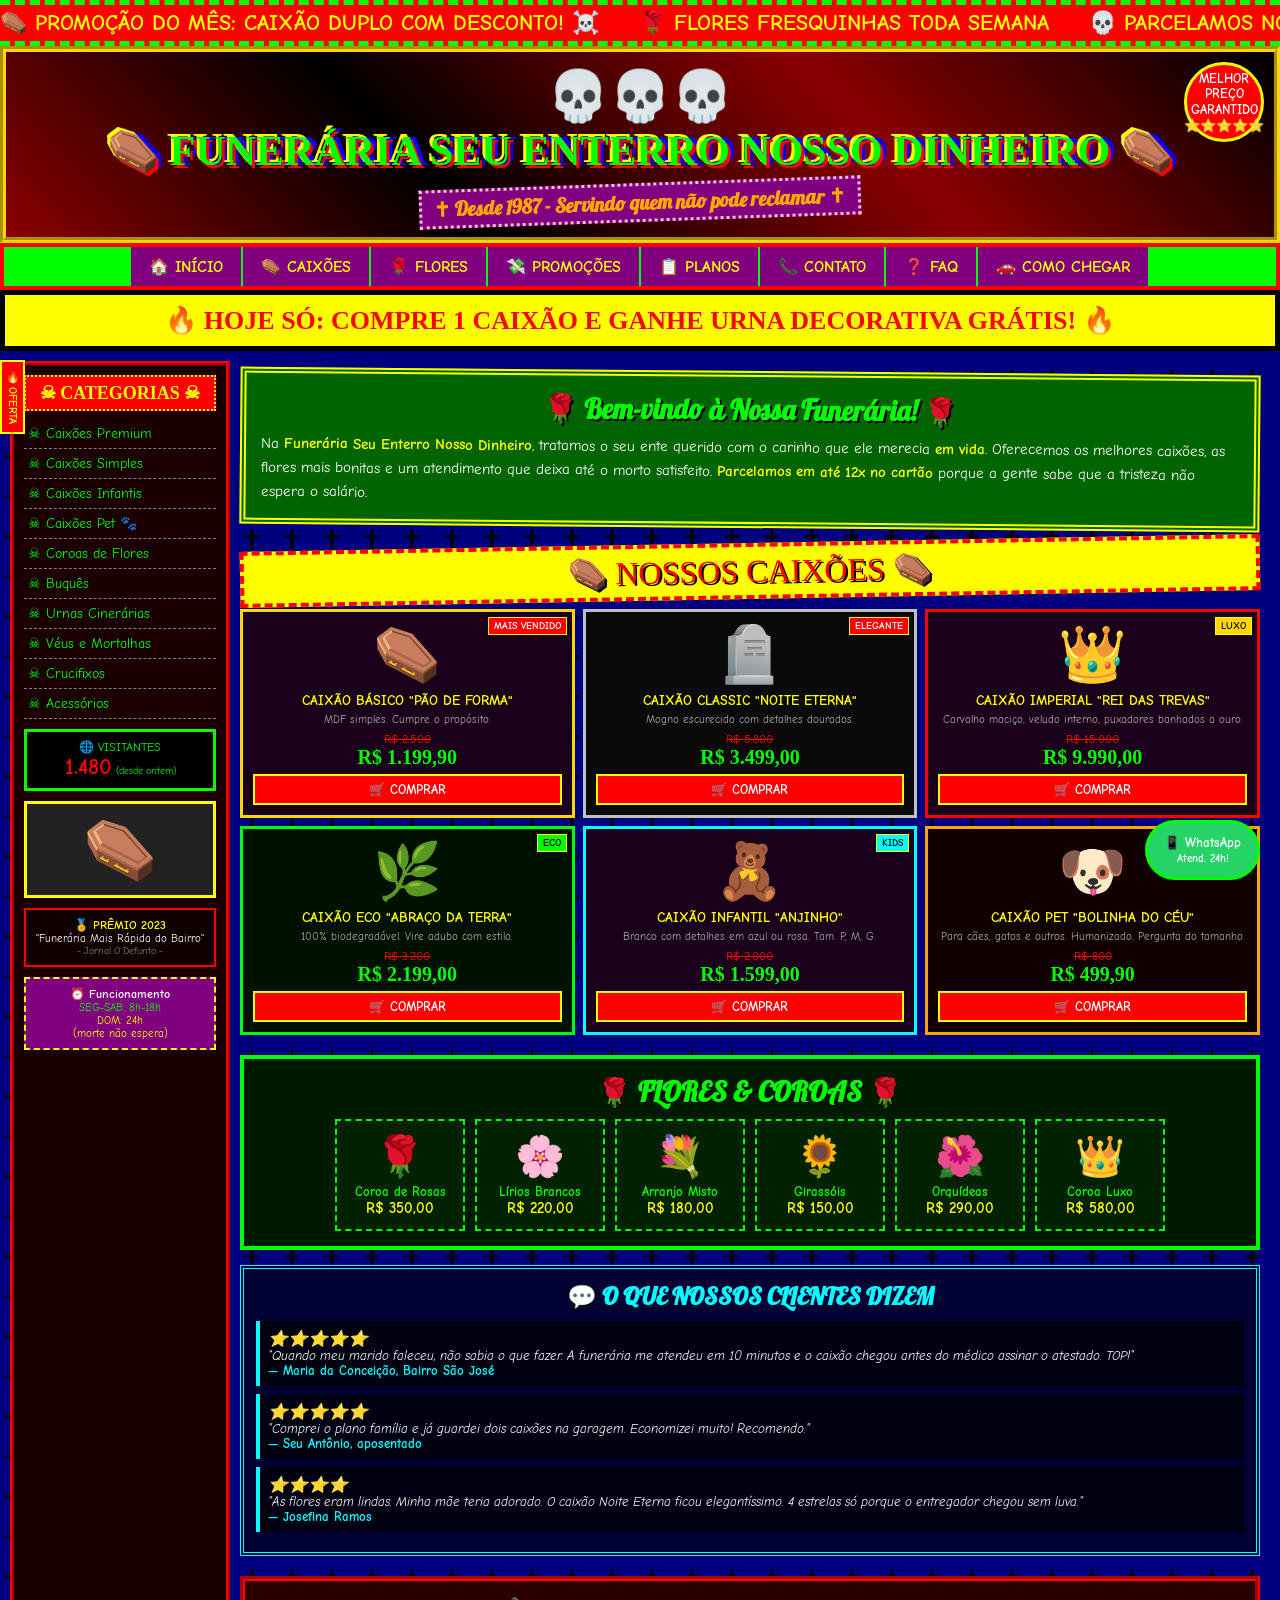
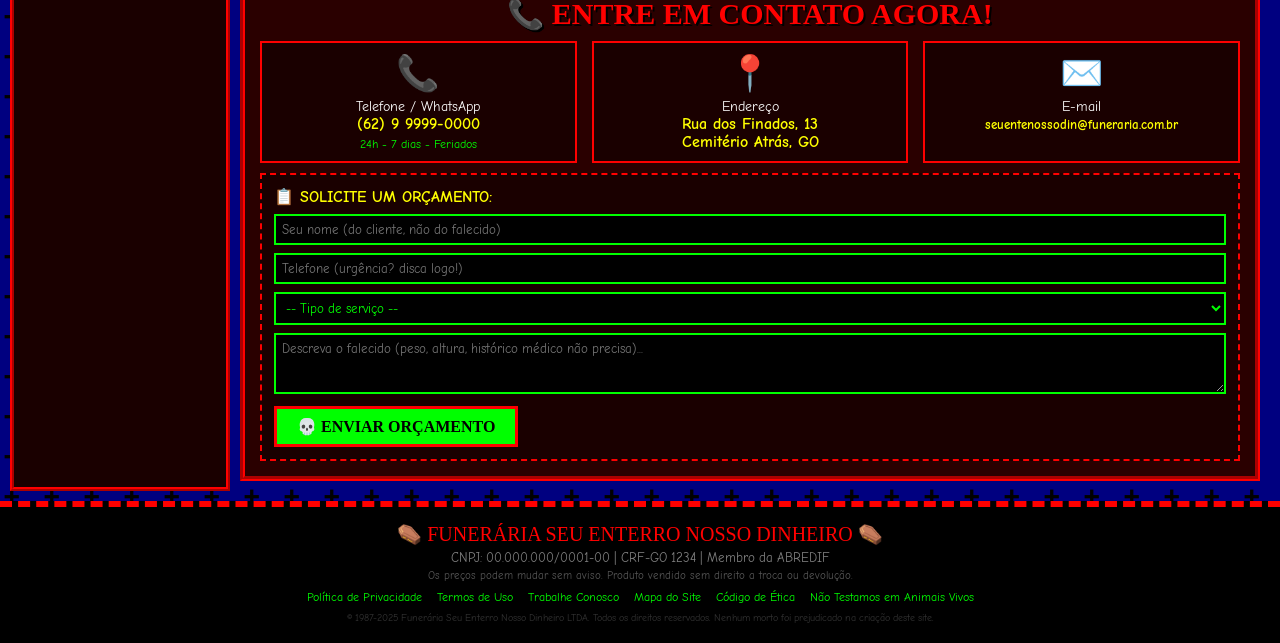
<file: index.html>
<!DOCTYPE html>
<html lang="pt-BR">
<head>
  <meta charset="UTF-8">
  <meta name="viewport" content="width=device-width, initial-scale=1.0">
  <title>FUNERÁRIA SEU ENTERRO NOSSO DINHEIRO - DESDE 1987</title>
  <style>
    @import url('https://fonts.googleapis.com/css2?family=Comic+Neue:wght@400;700&family=Lobster&family=Permanent+Marker&display=swap');

    * { margin: 0; padding: 0; box-sizing: border-box; }

    body {
      background-color: #000080;
      background-image: url("data:image/svg+xml,%3Csvg width='40' height='40' xmlns='http://www.w3.org/2000/svg'%3E%3Ctext y='30' font-size='28'%3E✝%3C/text%3E%3C/svg%3E");
      font-family: 'Comic Neue', cursive;
      color: yellow;
      cursor: url("data:image/svg+xml,%3Csvg xmlns='http://www.w3.org/2000/svg' width='32' height='32'%3E%3Ctext y='28' font-size='28'%3E💀%3C/text%3E%3C/svg%3E"), auto;
    }

    /* MARQUEE TOP */
    .marquee-top {
      background: red;
      color: yellow;
      font-size: 22px;
      font-weight: bold;
      padding: 5px 0;
      border-bottom: 5px dashed lime;
      border-top: 5px dashed lime;
      white-space: nowrap;
      overflow: hidden;
    }
    .marquee-top span {
      display: inline-block;
      animation: marquee 12s linear infinite;
    }
    @keyframes marquee {
      from { transform: translateX(100vw); }
      to { transform: translateX(-100%); }
    }

    /* HEADER */
    header {
      background: linear-gradient(45deg, #8B0000, #000, #8B0000, #000);
      text-align: center;
      padding: 15px;
      border: 6px groove gold;
      position: relative;
    }
    .header-skull {
      font-size: 50px;
      animation: shake 0.5s infinite;
    }
    @keyframes shake {
      0%,100% { transform: rotate(-5deg); }
      50% { transform: rotate(5deg); }
    }
    header h1 {
      font-family: 'Permanent Marker', cursive;
      font-size: 42px;
      color: lime;
      text-shadow: 3px 3px red, -3px -3px yellow, 6px 0px blue;
      animation: colorCycle 1s infinite;
    }
    @keyframes colorCycle {
      0% { color: lime; }
      25% { color: yellow; }
      50% { color: red; }
      75% { color: cyan; }
      100% { color: lime; }
    }
    header h2 {
      font-family: 'Lobster', cursive;
      font-size: 20px;
      color: orange;
      text-decoration: blink;
      border: 3px dotted pink;
      display: inline-block;
      padding: 4px 12px;
      background: purple;
      transform: rotate(-2deg);
      margin-top: 8px;
    }
    .header-badge {
      position: absolute;
      top: 10px;
      right: 10px;
      background: red;
      color: white;
      font-size: 13px;
      font-weight: bold;
      padding: 8px;
      border-radius: 50%;
      border: 3px solid yellow;
      animation: spin 3s linear infinite;
      width: 80px;
      height: 80px;
      display: flex;
      align-items: center;
      justify-content: center;
      text-align: center;
      line-height: 1.2;
    }
    @keyframes spin {
      from { transform: rotate(0deg); }
      to { transform: rotate(360deg); }
    }

    /* NAV */
    nav {
      background: lime;
      display: flex;
      flex-wrap: wrap;
      justify-content: center;
      gap: 0;
      border: 4px solid red;
    }
    nav a {
      background: purple;
      color: yellow;
      text-decoration: none;
      font-size: 16px;
      font-weight: bold;
      padding: 10px 18px;
      border-right: 2px solid lime;
      transition: all 0.1s;
      font-family: 'Comic Neue', cursive;
    }
    nav a:hover {
      background: red;
      color: white;
      font-size: 18px;
    }

    /* PROMO BANNER */
    .promo-banner {
      background: yellow;
      color: red;
      text-align: center;
      font-size: 26px;
      font-weight: 900;
      font-family: 'Permanent Marker', cursive;
      padding: 10px;
      border: 5px solid black;
      animation: blink 0.8s step-end infinite;
    }
    @keyframes blink {
      50% { opacity: 0; }
    }

    /* MAIN LAYOUT */
    .main-container {
      display: flex;
      flex-wrap: wrap;
      gap: 0;
      padding: 10px;
    }

    /* SIDEBAR */
    .sidebar {
      width: 220px;
      background: #1a0000;
      border: 4px ridge red;
      padding: 10px;
      min-height: 600px;
    }
    .sidebar h3 {
      background: red;
      color: yellow;
      text-align: center;
      font-size: 18px;
      padding: 5px;
      margin-bottom: 8px;
      font-family: 'Permanent Marker', cursive;
      border: 2px dotted yellow;
    }
    .sidebar ul {
      list-style: none;
    }
    .sidebar ul li {
      padding: 6px 4px;
      border-bottom: 1px dashed gray;
      color: lime;
      font-size: 14px;
      cursor: pointer;
    }
    .sidebar ul li:hover { color: red; }
    .sidebar ul li::before { content: "☠ "; }

    .counter-box {
      background: black;
      border: 3px solid lime;
      padding: 8px;
      margin-top: 10px;
      text-align: center;
      font-size: 12px;
      color: lime;
    }
    .counter-box span {
      display: block;
      font-size: 22px;
      font-weight: bold;
      color: red;
      animation: colorCycle 1s infinite;
    }

    .sidebar-img {
      width: 100%;
      margin-top: 10px;
      border: 3px solid yellow;
      font-size: 60px;
      text-align: center;
      background: #222;
      padding: 10px 0;
    }

    /* CONTENT */
    .content {
      flex: 1;
      min-width: 0;
      padding: 10px;
    }

    .welcome-box {
      background: darkgreen;
      border: 6px double yellow;
      padding: 15px;
      margin-bottom: 15px;
      transform: rotate(0.5deg);
    }
    .welcome-box h2 {
      font-family: 'Lobster', cursive;
      font-size: 28px;
      color: lime;
      text-align: center;
      text-shadow: 2px 2px black;
    }
    .welcome-box p {
      color: white;
      font-size: 15px;
      margin-top: 8px;
      line-height: 1.6;
    }
    .welcome-box p strong { color: yellow; }

    /* PRODUTOS */
    .produtos-titulo {
      font-family: 'Permanent Marker', cursive;
      font-size: 32px;
      color: red;
      text-align: center;
      text-shadow: 2px 2px black;
      margin: 10px 0;
      background: yellow;
      padding: 5px;
      border: 4px dashed red;
      transform: rotate(-1deg);
    }

    .produtos-grid {
      display: grid;
      grid-template-columns: repeat(3, 1fr);
      gap: 8px;
    }

    .produto-card {
      background: #1a001a;
      border: 3px solid;
      padding: 10px;
      text-align: center;
      position: relative;
      cursor: pointer;
      transition: transform 0.2s;
    }
    .produto-card:hover {
      transform: scale(1.05) rotate(2deg);
      z-index: 10;
    }
    .produto-card:nth-child(1) { border-color: gold; }
    .produto-card:nth-child(2) { border-color: silver; background: #0a0a0a; }
    .produto-card:nth-child(3) { border-color: red; }
    .produto-card:nth-child(4) { border-color: lime; background: #001100; }
    .produto-card:nth-child(5) { border-color: cyan; }
    .produto-card:nth-child(6) { border-color: orange; background: #110000; }

    .produto-emoji {
      font-size: 55px;
      display: block;
      margin-bottom: 5px;
    }
    .produto-nome {
      font-family: 'Comic Neue', cursive;
      font-size: 14px;
      font-weight: 700;
      color: yellow;
      margin-bottom: 4px;
    }
    .produto-desc {
      font-size: 11px;
      color: #aaa;
      margin-bottom: 6px;
    }
    .produto-preco {
      font-size: 20px;
      font-weight: bold;
      color: lime;
      font-family: 'Permanent Marker', cursive;
    }
    .produto-preco-old {
      font-size: 12px;
      color: red;
      text-decoration: line-through;
    }
    .produto-badge {
      position: absolute;
      top: 5px;
      right: 5px;
      background: red;
      color: white;
      font-size: 10px;
      padding: 2px 5px;
      font-weight: bold;
      border: 1px solid yellow;
    }
    .btn-comprar {
      background: red;
      color: white;
      border: 2px solid yellow;
      font-family: 'Comic Neue', cursive;
      font-weight: bold;
      font-size: 13px;
      padding: 6px 12px;
      cursor: pointer;
      width: 100%;
      margin-top: 5px;
    }
    .btn-comprar:hover {
      background: yellow;
      color: black;
    }

    /* FLORES */
    .flores-section {
      margin-top: 20px;
      background: #001a00;
      border: 4px solid lime;
      padding: 15px;
    }
    .flores-section h2 {
      font-family: 'Lobster', cursive;
      color: lime;
      font-size: 28px;
      text-align: center;
      margin-bottom: 10px;
      text-shadow: 1px 1px black;
    }
    .flores-grid {
      display: flex;
      flex-wrap: wrap;
      gap: 10px;
      justify-content: center;
    }
    .flor-item {
      background: #002200;
      border: 2px dashed lime;
      padding: 12px;
      text-align: center;
      width: 130px;
      cursor: pointer;
    }
    .flor-item:hover { background: #004400; border-color: yellow; }
    .flor-emoji { font-size: 40px; }
    .flor-nome { color: lime; font-size: 13px; font-weight: bold; margin-top: 4px; }
    .flor-preco { color: yellow; font-size: 15px; font-weight: bold; }

    /* CONTATO */
    .contato-section {
      margin-top: 20px;
      background: #2a0000;
      border: 5px groove red;
      padding: 15px;
    }
    .contato-section h2 {
      font-family: 'Permanent Marker', cursive;
      font-size: 30px;
      color: red;
      text-align: center;
      text-shadow: 2px 2px black;
      animation: colorCycle 2s infinite;
    }
    .contato-grid {
      display: flex;
      flex-wrap: wrap;
      gap: 15px;
      margin-top: 10px;
    }
    .contato-box {
      flex: 1;
      min-width: 200px;
      background: #1a0000;
      border: 2px solid red;
      padding: 10px;
      text-align: center;
    }
    .contato-box .icon { font-size: 35px; }
    .contato-box p { color: white; font-size: 14px; margin-top: 4px; }
    .contato-box strong { color: yellow; font-size: 16px; }

    .form-contato {
      background: #1a0000;
      border: 2px dashed red;
      padding: 12px;
      margin-top: 10px;
    }
    .form-contato h3 {
      color: yellow;
      font-family: 'Comic Neue', cursive;
      margin-bottom: 8px;
      font-size: 16px;
    }
    .form-contato input,
    .form-contato textarea,
    .form-contato select {
      width: 100%;
      margin-bottom: 8px;
      padding: 6px;
      background: black;
      color: lime;
      border: 2px solid lime;
      font-family: 'Comic Neue', cursive;
      font-size: 13px;
    }
    .form-contato button {
      background: lime;
      color: black;
      border: none;
      font-weight: bold;
      font-size: 16px;
      padding: 8px 20px;
      cursor: pointer;
      font-family: 'Permanent Marker', cursive;
      border: 3px solid red;
    }
    .form-contato button:hover { background: red; color: white; }

    /* DEPOIMENTOS */
    .depoimentos {
      margin-top: 15px;
      background: #000033;
      border: 4px double cyan;
      padding: 12px;
    }
    .depoimentos h2 {
      font-family: 'Lobster', cursive;
      color: cyan;
      font-size: 24px;
      text-align: center;
      margin-bottom: 10px;
    }
    .dep-item {
      background: #000011;
      border-left: 4px solid cyan;
      padding: 8px;
      margin-bottom: 8px;
      color: white;
      font-size: 13px;
      font-style: italic;
    }
    .dep-autor { color: cyan; font-weight: bold; font-style: normal; }
    .dep-stars { color: gold; font-size: 16px; }

    /* FOOTER */
    footer {
      background: black;
      border-top: 6px dashed red;
      padding: 15px;
      text-align: center;
    }
    footer p {
      color: gray;
      font-size: 13px;
      margin-bottom: 4px;
    }
    footer .footer-big {
      font-family: 'Permanent Marker', cursive;
      color: red;
      font-size: 20px;
    }
    .footer-links {
      display: flex;
      justify-content: center;
      gap: 15px;
      flex-wrap: wrap;
      margin-top: 8px;
    }
    .footer-links a {
      color: lime;
      font-size: 12px;
      text-decoration: none;
    }
    .footer-links a:hover { color: red; text-decoration: underline; }

    /* FLOATING */
    .floating-whats {
      position: fixed;
      bottom: 20px;
      right: 20px;
      background: #25D366;
      color: white;
      font-size: 13px;
      font-weight: bold;
      padding: 12px 16px;
      border-radius: 50px;
      border: 3px solid lime;
      cursor: pointer;
      animation: pulse 1s infinite;
      z-index: 999;
      font-family: 'Comic Neue', cursive;
      text-align: center;
    }
    @keyframes pulse {
      0%,100% { transform: scale(1); }
      50% { transform: scale(1.1); }
    }

    .floating-promo {
      position: fixed;
      top: 40%;
      left: 0;
      background: red;
      color: yellow;
      font-size: 11px;
      font-weight: bold;
      padding: 8px 4px;
      writing-mode: vertical-rl;
      cursor: pointer;
      z-index: 999;
      border: 2px solid yellow;
      font-family: 'Comic Neue', cursive;
    }

    /* POPUP */
    .popup-overlay {
      display: none;
      position: fixed;
      inset: 0;
      background: rgba(0,0,0,0.8);
      z-index: 9999;
      align-items: center;
      justify-content: center;
    }
    .popup-overlay.active { display: flex; }
    .popup-box {
      background: #1a0000;
      border: 6px solid red;
      padding: 25px;
      max-width: 400px;
      text-align: center;
      position: relative;
      animation: popIn 0.3s ease;
    }
    @keyframes popIn {
      from { transform: scale(0.3); opacity: 0; }
      to { transform: scale(1); opacity: 1; }
    }
    .popup-box h2 {
      font-family: 'Permanent Marker', cursive;
      color: lime;
      font-size: 26px;
      margin-bottom: 10px;
    }
    .popup-box p { color: white; font-size: 15px; margin-bottom: 15px; }
    .popup-close {
      position: absolute;
      top: 5px; right: 10px;
      color: red; font-size: 24px;
      cursor: pointer; font-weight: bold;
    }
    .popup-btn {
      background: lime;
      color: black;
      border: 3px solid yellow;
      font-family: 'Permanent Marker', cursive;
      font-size: 18px;
      padding: 10px 25px;
      cursor: pointer;
    }
    .popup-btn:hover { background: red; color: white; }

    /* VISITOR COUNTER */
    #visitor-count { display: inline; }

    /* RESPONSIVO HORRIVEL */
    @media (max-width: 600px) {
      .produtos-grid { grid-template-columns: repeat(2, 1fr); }
      header h1 { font-size: 26px; }
      .header-badge { display: none; }
      .sidebar { width: 100%; min-height: auto; }
    }
  </style>
</head>
<body>

<!-- MARQUEE -->
<div class="marquee-top">
  <span>⚰️ PROMOÇÃO DO MÊS: CAIXÃO DUPLO COM DESCONTO! ☠️ &nbsp;&nbsp;&nbsp; 🌹 FLORES FRESQUINHAS TODA SEMANA &nbsp;&nbsp;&nbsp; 💀 PARCELAMOS NO CARTÃO EM ATÉ 12X SEM JUROS! ⚰️ &nbsp;&nbsp;&nbsp; 📞 ATENDIMENTO 24H (O CLIENTE TAMBÉM) &nbsp;&nbsp;&nbsp;</span>
</div>

<!-- HEADER -->
<header>
  <div class="header-skull">💀💀💀</div>
  <h1>⚰️ FUNERÁRIA SEU ENTERRO NOSSO DINHEIRO ⚰️</h1>
  <h2>✝ Desde 1987 - Servindo quem não pode reclamar ✝</h2>
  <div class="header-badge">MELHOR PREÇO<br>GARANTIDO<br>⭐⭐⭐⭐⭐</div>
</header>

<!-- NAV -->
<nav>
  <a href="#">🏠 INÍCIO</a>
  <a href="#">⚰️ CAIXÕES</a>
  <a href="#">🌹 FLORES</a>
  <a href="#">💸 PROMOÇÕES</a>
  <a href="#">📋 PLANOS</a>
  <a href="#">📞 CONTATO</a>
  <a href="#">❓ FAQ</a>
  <a href="#">🚗 COMO CHEGAR</a>
</nav>

<!-- PROMO BANNER -->
<div class="promo-banner">🔥 HOJE SÓ: COMPRE 1 CAIXÃO E GANHE URNA DECORATIVA GRÁTIS! 🔥</div>

<!-- MAIN -->
<div class="main-container">

  <!-- SIDEBAR -->
  <aside class="sidebar">
    <h3>☠ CATEGORIAS ☠</h3>
    <ul>
      <li>Caixões Premium</li>
      <li>Caixões Simples</li>
      <li>Caixões Infantis</li>
      <li>Caixões Pet 🐾</li>
      <li>Coroas de Flores</li>
      <li>Buquês</li>
      <li>Urnas Cinerárias</li>
      <li>Véus e Mortalhas</li>
      <li>Crucifixos</li>
      <li>Acessórios</li>
    </ul>

    <div class="counter-box">
      🌐 VISITANTES<br>
      <span id="visitor-count">0</span>
      <small>(desde ontem)</small>
    </div>

    <div class="sidebar-img">⚰️</div>

    <div style="margin-top:10px; background:#110000; border:2px solid red; padding:8px; text-align:center;">
      <p style="color:yellow;font-size:12px;font-weight:bold;">🏅 PRÊMIO 2023</p>
      <p style="color:white;font-size:11px;">"Funerária Mais Rápida do Bairro"</p>
      <p style="color:gray;font-size:10px;">- Jornal O Defunto -</p>
    </div>

    <div style="margin-top:10px;background:purple;padding:8px;text-align:center;border:2px dashed yellow;">
      <p style="color:white;font-size:12px;font-weight:bold;">⏰ Funcionamento</p>
      <p style="color:lime;font-size:11px;">SEG-SAB: 8h-18h</p>
      <p style="color:yellow;font-size:11px;">DOM: 24h<br>(morte não espera)</p>
    </div>
  </aside>

  <!-- CONTENT -->
  <main class="content">

    <div class="welcome-box">
      <h2>🌹 Bem-vindo à Nossa Funerária! 🌹</h2>
      <p>Na <strong>Funerária Seu Enterro Nosso Dinheiro</strong>, tratamos o seu ente querido com o carinho que ele merecia <strong>em vida</strong>. Oferecemos os melhores caixões, as flores mais bonitas e um atendimento que deixa até o morto satisfeito. <strong>Parcelamos em até 12x no cartão</strong> porque a gente sabe que a tristeza não espera o salário.</p>
    </div>

    <!-- CAIXÕES -->
    <div class="produtos-titulo">⚰️ NOSSOS CAIXÕES ⚰️</div>
    <div class="produtos-grid">

      <div class="produto-card">
        <span class="produto-badge">MAIS VENDIDO</span>
        <span class="produto-emoji">⚰️</span>
        <div class="produto-nome">CAIXÃO BÁSICO "PÃO DE FORMA"</div>
        <div class="produto-desc">MDF simples. Cumpre o propósito.</div>
        <div class="produto-preco-old">R$ 2.500</div>
        <div class="produto-preco">R$ 1.199,90</div>
        <button class="btn-comprar" onclick="addToCart('Caixão Básico', 1199.90)">🛒 COMPRAR</button>
      </div>

      <div class="produto-card">
        <span class="produto-badge">ELEGANTE</span>
        <span class="produto-emoji">🪦</span>
        <div class="produto-nome">CAIXÃO CLASSIC "NOITE ETERNA"</div>
        <div class="produto-desc">Mogno escurecido com detalhes dourados.</div>
        <div class="produto-preco-old">R$ 5.800</div>
        <div class="produto-preco">R$ 3.499,00</div>
        <button class="btn-comprar" onclick="addToCart('Caixão Classic', 3499.00)">🛒 COMPRAR</button>
      </div>

      <div class="produto-card">
        <span class="produto-badge" style="background:gold;color:black;">LUXO</span>
        <span class="produto-emoji">👑</span>
        <div class="produto-nome">CAIXÃO IMPERIAL "REI DAS TREVAS"</div>
        <div class="produto-desc">Carvalho maciço, veludo interno, puxadores banhados a ouro.</div>
        <div class="produto-preco-old">R$ 15.000</div>
        <div class="produto-preco">R$ 9.990,00</div>
        <button class="btn-comprar" onclick="addToCart('Caixão Imperial', 9990.00)">🛒 COMPRAR</button>
      </div>

      <div class="produto-card">
        <span class="produto-badge" style="background:lime;color:black;">ECO</span>
        <span class="produto-emoji">🌿</span>
        <div class="produto-nome">CAIXÃO ECO "ABRAÇO DA TERRA"</div>
        <div class="produto-desc">100% biodegradável. Vire adubo com estilo.</div>
        <div class="produto-preco-old">R$ 3.200</div>
        <div class="produto-preco">R$ 2.199,00</div>
        <button class="btn-comprar" onclick="addToCart('Caixão Eco', 2199.00)">🛒 COMPRAR</button>
      </div>

      <div class="produto-card">
        <span class="produto-badge" style="background:cyan;color:black;">KIDS</span>
        <span class="produto-emoji">🧸</span>
        <div class="produto-nome">CAIXÃO INFANTIL "ANJINHO"</div>
        <div class="produto-desc">Branco com detalhes em azul ou rosa. Tam. P, M, G.</div>
        <div class="produto-preco-old">R$ 2.000</div>
        <div class="produto-preco">R$ 1.599,00</div>
        <button class="btn-comprar" onclick="addToCart('Caixão Infantil', 1599.00)">🛒 COMPRAR</button>
      </div>

      <div class="produto-card">
        <span class="produto-badge" style="background:orange;color:black;">🐾 PET</span>
        <span class="produto-emoji">🐶</span>
        <div class="produto-nome">CAIXÃO PET "BOLINHA DO CÉU"</div>
        <div class="produto-desc">Para cães, gatos e outros. Humanizado. Pergunta do tamanho.</div>
        <div class="produto-preco-old">R$ 800</div>
        <div class="produto-preco">R$ 499,90</div>
        <button class="btn-comprar" onclick="addToCart('Caixão Pet', 499.90)">🛒 COMPRAR</button>
      </div>

    </div>

    <!-- FLORES -->
    <div class="flores-section">
      <h2>🌹 FLORES & COROAS 🌹</h2>
      <div class="flores-grid">
        <div class="flor-item" onclick="addToCart('Coroa de Rosas', 350)">
          <div class="flor-emoji">🌹</div>
          <div class="flor-nome">Coroa de Rosas</div>
          <div class="flor-preco">R$ 350,00</div>
        </div>
        <div class="flor-item" onclick="addToCart('Lírios Brancos', 220)">
          <div class="flor-emoji">🌸</div>
          <div class="flor-nome">Lírios Brancos</div>
          <div class="flor-preco">R$ 220,00</div>
        </div>
        <div class="flor-item" onclick="addToCart('Arranjo Misto', 180)">
          <div class="flor-emoji">💐</div>
          <div class="flor-nome">Arranjo Misto</div>
          <div class="flor-preco">R$ 180,00</div>
        </div>
        <div class="flor-item" onclick="addToCart('Girassóis', 150)">
          <div class="flor-emoji">🌻</div>
          <div class="flor-nome">Girassóis</div>
          <div class="flor-preco">R$ 150,00</div>
        </div>
        <div class="flor-item" onclick="addToCart('Orquídeas', 290)">
          <div class="flor-emoji">🌺</div>
          <div class="flor-nome">Orquídeas</div>
          <div class="flor-preco">R$ 290,00</div>
        </div>
        <div class="flor-item" onclick="addToCart('Coroa Luxo', 580)">
          <div class="flor-emoji">👑</div>
          <div class="flor-nome">Coroa Luxo</div>
          <div class="flor-preco">R$ 580,00</div>
        </div>
      </div>
    </div>

    <!-- DEPOIMENTOS -->
    <div class="depoimentos">
      <h2>💬 O QUE NOSSOS CLIENTES DIZEM</h2>
      <div class="dep-item">
        <div class="dep-stars">⭐⭐⭐⭐⭐</div>
        "Quando meu marido faleceu, não sabia o que fazer. A funerária me atendeu em 10 minutos e o caixão chegou antes do médico assinar o atestado. TOP!"
        <div class="dep-autor">— Maria da Conceição, Bairro São José</div>
      </div>
      <div class="dep-item">
        <div class="dep-stars">⭐⭐⭐⭐⭐</div>
        "Comprei o plano família e já guardei dois caixões na garagem. Economizei muito! Recomendo."
        <div class="dep-autor">— Seu Antônio, aposentado</div>
      </div>
      <div class="dep-item">
        <div class="dep-stars">⭐⭐⭐⭐</div>
        "As flores eram lindas. Minha mãe teria adorado. O caixão Noite Eterna ficou elegantíssimo. 4 estrelas só porque o entregador chegou sem luva."
        <div class="dep-autor">— Josefina Ramos</div>
      </div>
    </div>

    <!-- CONTATO -->
    <div class="contato-section">
      <h2>📞 ENTRE EM CONTATO AGORA!</h2>
      <div class="contato-grid">
        <div class="contato-box">
          <div class="icon">📞</div>
          <p>Telefone / WhatsApp</p>
          <strong>(62) 9 9999-0000</strong>
          <p style="color:lime;font-size:12px;margin-top:4px;">24h - 7 dias - Feriados</p>
        </div>
        <div class="contato-box">
          <div class="icon">📍</div>
          <p>Endereço</p>
          <strong>Rua dos Finados, 13<br>Cemitério Atrás, GO</strong>
        </div>
        <div class="contato-box">
          <div class="icon">✉️</div>
          <p>E-mail</p>
          <strong style="font-size:13px;">seuentenossodin@funeraria.com.br</strong>
        </div>
      </div>

      <div class="form-contato">
        <h3>📋 SOLICITE UM ORÇAMENTO:</h3>
        <input type="text" placeholder="Seu nome (do cliente, não do falecido)" />
        <input type="tel" placeholder="Telefone (urgência? disca logo!)" />
        <select>
          <option>-- Tipo de serviço --</option>
          <option>Caixão simples</option>
          <option>Caixão luxo</option>
          <option>Caixão + flores</option>
          <option>Pacote família</option>
          <option>Só quero dar uma olhada</option>
        </select>
        <textarea rows="3" placeholder="Descreva o falecido (peso, altura, histórico médico não precisa)..."></textarea>
        <button onclick="enviarOrcamento()">💀 ENVIAR ORÇAMENTO</button>
      </div>
    </div>

  </main>
</div>

<!-- FOOTER -->
<footer>
  <p class="footer-big">⚰️ FUNERÁRIA SEU ENTERRO NOSSO DINHEIRO ⚰️</p>
  <p>CNPJ: 00.000.000/0001-00 | CRF-GO 1234 | Membro da ABREDIF</p>
  <p style="color:#555;font-size:11px;">Os preços podem mudar sem aviso. Produto vendido sem direito a troca ou devolução.</p>
  <div class="footer-links">
    <a href="#">Política de Privacidade</a>
    <a href="#">Termos de Uso</a>
    <a href="#">Trabalhe Conosco</a>
    <a href="#">Mapa do Site</a>
    <a href="#">Código de Ética</a>
    <a href="#">Não Testamos em Animais Vivos</a>
  </div>
  <p style="color:#333;font-size:10px;margin-top:8px;">© 1987-2025 Funerária Seu Enterro Nosso Dinheiro LTDA. Todos os direitos reservados. Nenhum morto foi prejudicado na criação deste site.</p>
</footer>

<!-- FLOATING -->
<div class="floating-whats" onclick="alert('Ligando para a funerária...\n\n📞 (62) 9 9999-0000')">
  📱 WhatsApp<br>
  <span style="font-size:11px;">Atend. 24h!</span>
</div>

<div class="floating-promo" onclick="alert('🔥 PROMOÇÃO!\n\nCompre 2 caixões e ganhe transporte GRÁTIS!')">
  🔥 OFERTA
</div>

<!-- POPUP CARRINHO -->
<div class="popup-overlay" id="popup">
  <div class="popup-box">
    <span class="popup-close" onclick="fecharPopup()">✕</span>
    <h2>🛒 ADICIONADO!</h2>
    <p id="popup-msg">Produto adicionado ao carrinho!</p>
    <p style="color:lime;font-size:20px;font-weight:bold;" id="popup-total">Total: R$ 0,00</p>
    <br>
    <button class="popup-btn" onclick="fecharPopup()">✅ CONTINUAR</button>
    &nbsp;
    <button class="popup-btn" style="background:red;color:white;" onclick="finalizarCompra()">💀 FINALIZAR</button>
  </div>
</div>

<script>
  // Contador visitantes fake
  let count = Math.floor(Math.random() * 5000) + 1200;
  document.getElementById('visitor-count').textContent = count.toLocaleString('pt-BR');
  setInterval(() => {
    if (Math.random() > 0.6) {
      count += Math.floor(Math.random() * 3) + 1;
      document.getElementById('visitor-count').textContent = count.toLocaleString('pt-BR');
    }
  }, 3000);

  // Carrinho
  let cartTotal = 0;
  let cartItems = [];

  function addToCart(nome, preco) {
    cartItems.push({ nome, preco });
    cartTotal += preco;
    document.getElementById('popup-msg').textContent = `"${nome}" adicionado ao carrinho com sucesso! ⚰️`;
    document.getElementById('popup-total').textContent = `Total: R$ ${cartTotal.toLocaleString('pt-BR', {minimumFractionDigits:2})}`;
    document.getElementById('popup').classList.add('active');
  }

  function fecharPopup() {
    document.getElementById('popup').classList.remove('active');
  }

  function finalizarCompra() {
    if (cartItems.length === 0) { alert('Carrinho vazio!'); return; }
    alert(`💀 OBRIGADO PELA PREFERÊNCIA! 💀\n\nItens: ${cartItems.map(i=>i.nome).join(', ')}\nTotal: R$ ${cartTotal.toLocaleString('pt-BR',{minimumFractionDigits:2})}\n\nNosso atendente entrará em contato.\n\n📞 (62) 9 9999-0000`);
    cartItems = [];
    cartTotal = 0;
    fecharPopup();
  }

  function enviarOrcamento() {
    alert('✅ Orçamento enviado com sucesso!\n\nEm breve nossa equipe entrará em contato.\n\n📞 (62) 9 9999-0000\n\n"Sua dor é nossa prioridade, seu dinheiro é nossa missão."');
  }

  // Popup de boas-vindas automático
  setTimeout(() => {
    if (!sessionStorage.getItem('popupShown')) {
      alert('👋 BEM-VINDO!\n\n🎉 HOJE VOCÊ GANHOU:\n✅ Frete grátis acima de R$2.000\n✅ 10% OFF na primeira compra\n\nUse o cupom: MORTEFELIZ10\n\n⚰️ Funerária Seu Enterro Nosso Dinheiro');
      sessionStorage.setItem('popupShown', '1');
    }
  }, 2000);
</script>
</body>
</html>
</file>
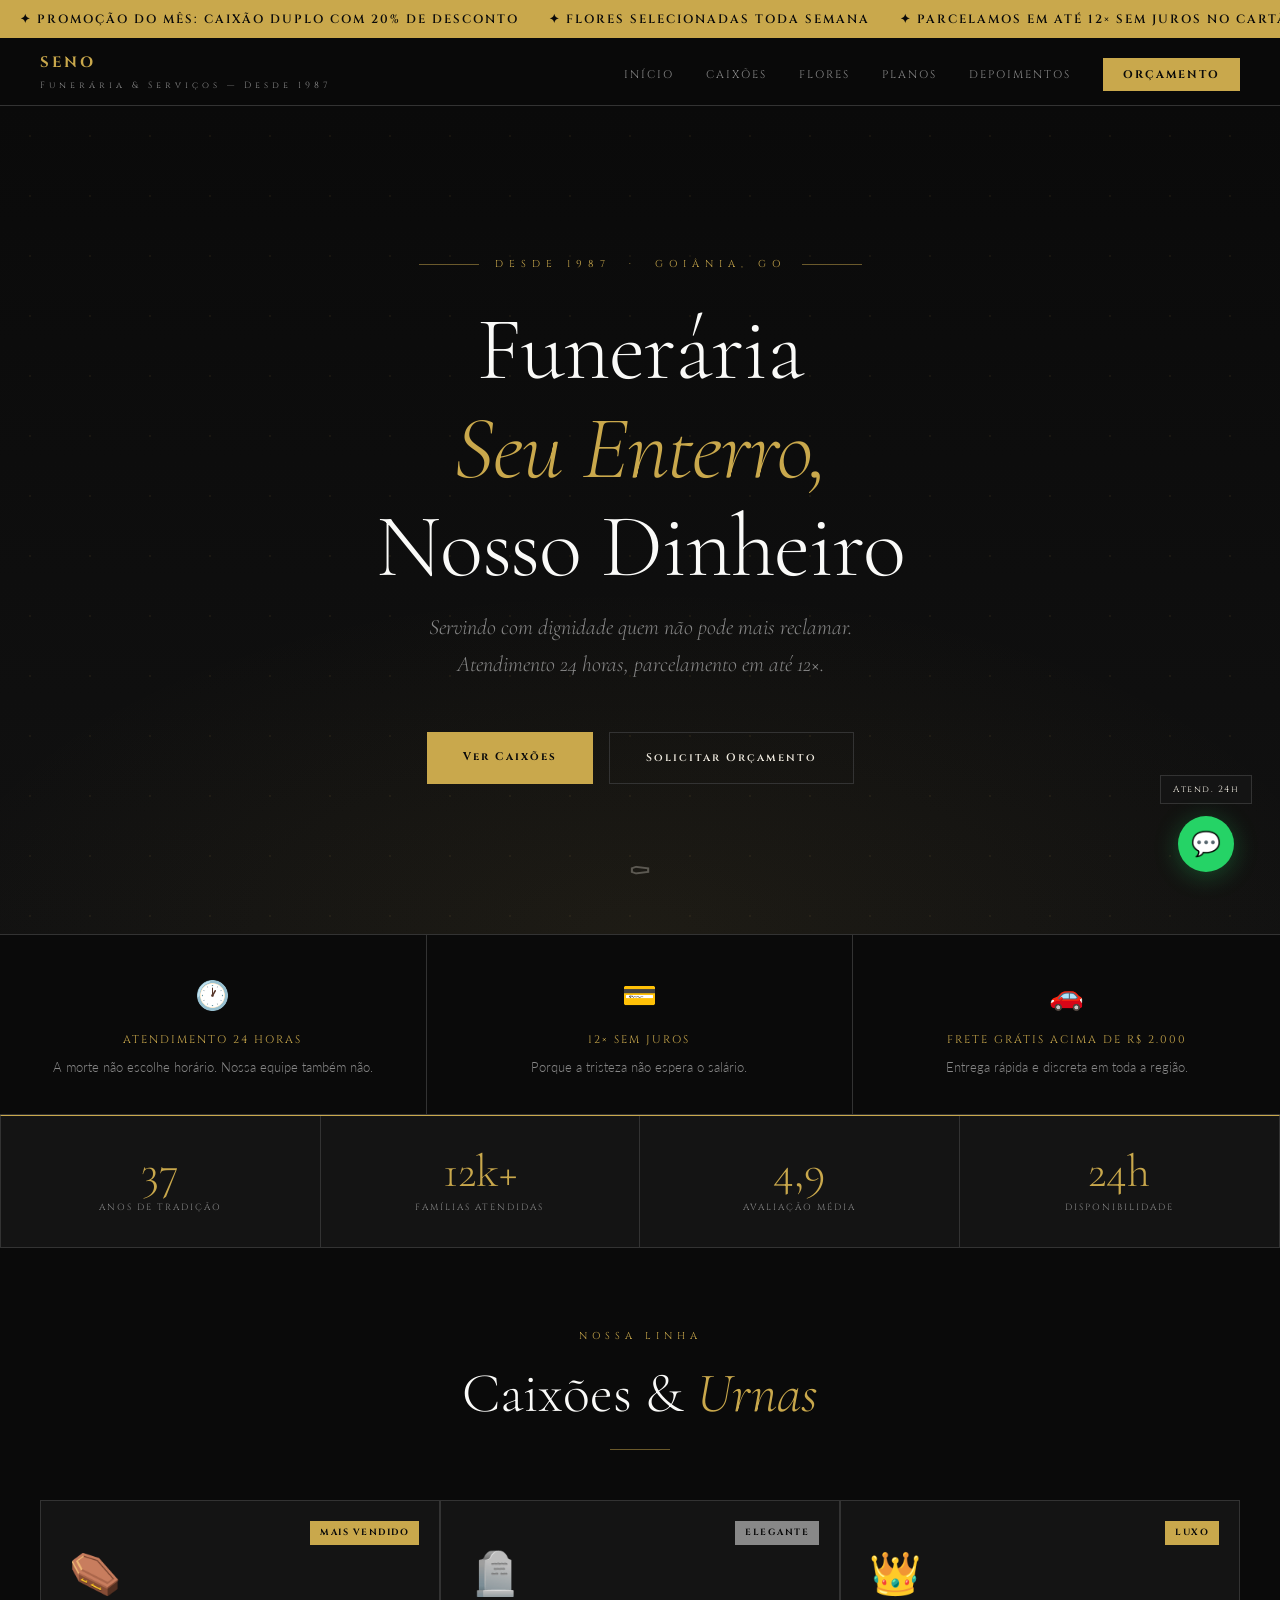
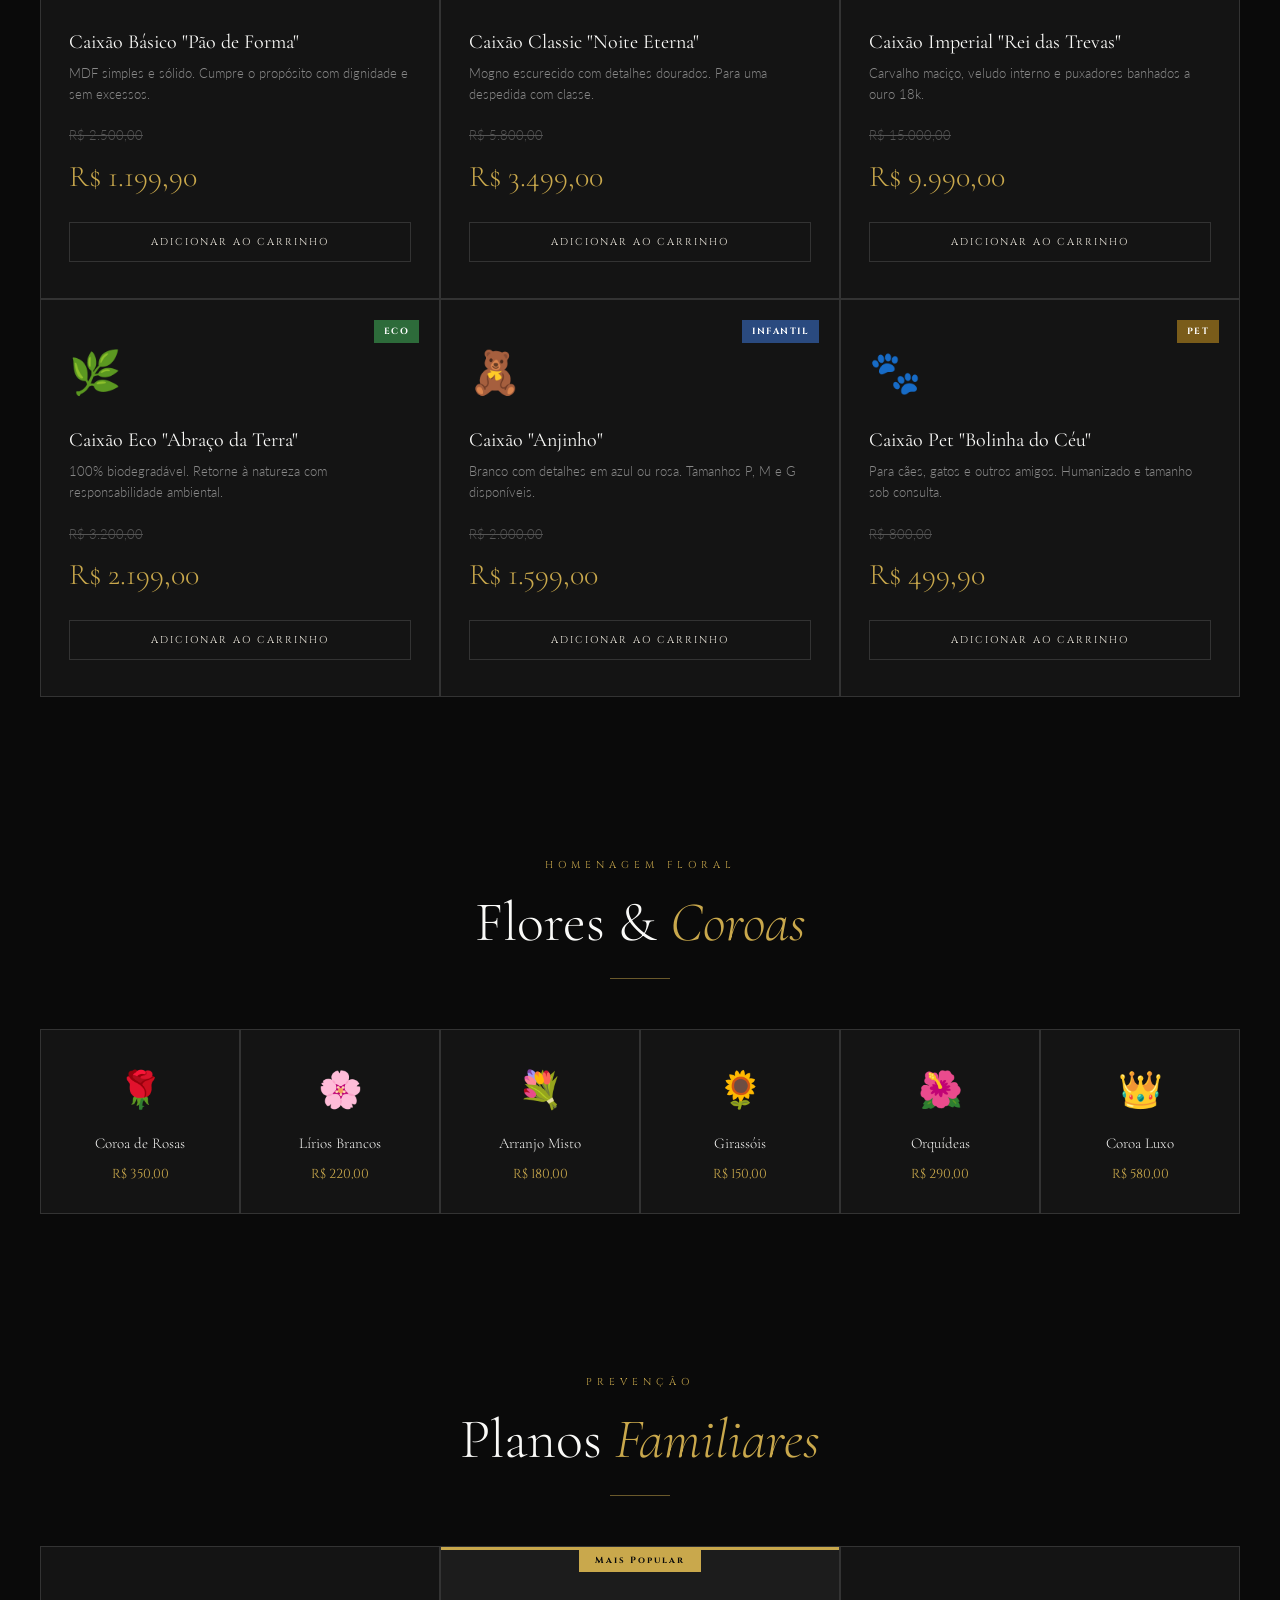
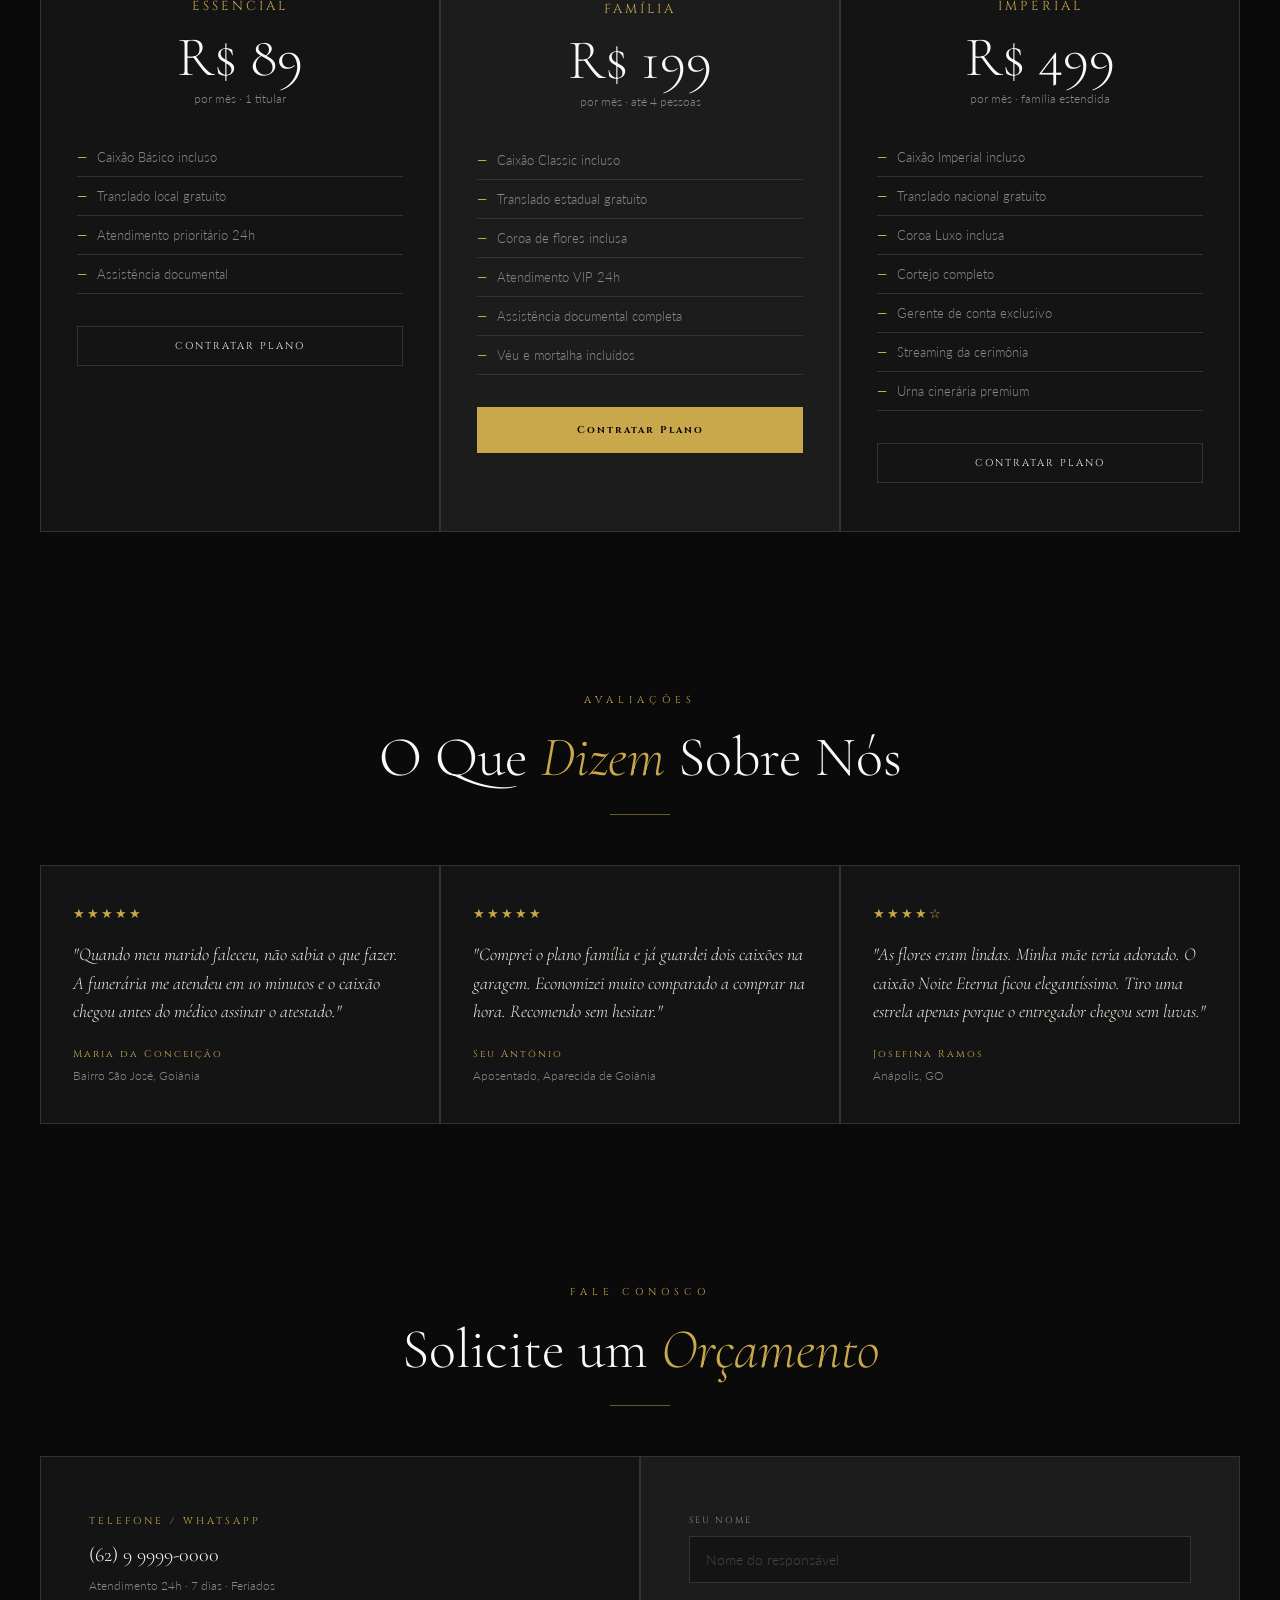
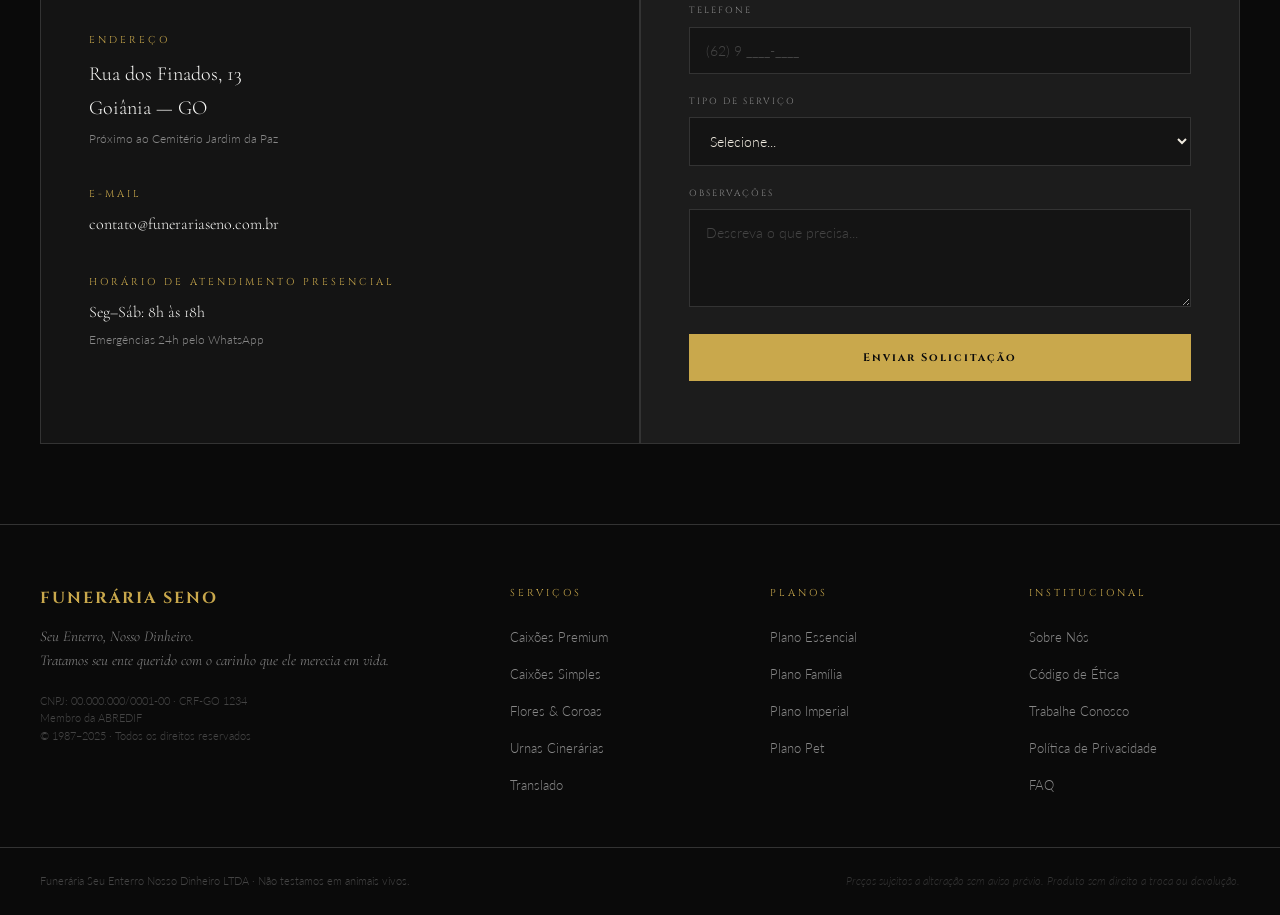
<file: funeraria_pro.html>
<!DOCTYPE html>
<html lang="pt-BR">
<head>
  <meta charset="UTF-8">
  <meta name="viewport" content="width=device-width, initial-scale=1.0">
  <title>Funerária Seu Enterro Nosso Dinheiro — Desde 1987</title>
  <link rel="preconnect" href="https://fonts.googleapis.com">
  <link href="https://fonts.googleapis.com/css2?family=Cormorant+Garamond:ital,wght@0,300;0,400;0,600;1,300;1,400&family=Cinzel:wght@400;600;700&family=Lato:wght@300;400&display=swap" rel="stylesheet">
  <style>
    :root {
      --black:     #0a0a0a;
      --charcoal:  #141414;
      --dark:      #1c1c1c;
      --mid:       #2a2a2a;
      --border:    #333;
      --gold:      #c9a84c;
      --gold-light:#e8c97a;
      --cream:     #f0ebe0;
      --white:     #fafaf8;
      --muted:     #888;
      --rose:      #8b3a4a;
      --green:     #25D366;
    }

    *, *::before, *::after { margin: 0; padding: 0; box-sizing: border-box; }

    html { scroll-behavior: smooth; }

    body {
      background: var(--black);
      color: var(--cream);
      font-family: 'Lato', sans-serif;
      font-weight: 300;
      line-height: 1.7;
      overflow-x: hidden;
    }

    /* ── ANNOUNCEMENT BAR ── */
    .announcement {
      background: var(--gold);
      color: var(--black);
      text-align: center;
      font-family: 'Cinzel', serif;
      font-size: 12px;
      letter-spacing: 2px;
      padding: 9px 20px;
      font-weight: 600;
      overflow: hidden;
      position: relative;
    }
    .announcement-track {
      display: inline-block;
      white-space: nowrap;
      animation: slide 30s linear infinite;
    }
    @keyframes slide {
      from { transform: translateX(100vw); }
      to   { transform: translateX(-100%); }
    }

    /* ── NAV ── */
    nav {
      position: sticky;
      top: 0;
      z-index: 100;
      background: rgba(10,10,10,0.96);
      backdrop-filter: blur(10px);
      border-bottom: 1px solid var(--border);
      display: flex;
      align-items: center;
      justify-content: space-between;
      padding: 0 40px;
      height: 68px;
    }
    .nav-logo {
      font-family: 'Cinzel', serif;
      font-size: 15px;
      letter-spacing: 3px;
      color: var(--gold);
      text-decoration: none;
      font-weight: 700;
    }
    .nav-logo span {
      display: block;
      font-size: 9px;
      letter-spacing: 4px;
      color: var(--muted);
      font-weight: 400;
      margin-top: 2px;
    }
    .nav-links {
      display: flex;
      gap: 32px;
      list-style: none;
    }
    .nav-links a {
      color: var(--muted);
      text-decoration: none;
      font-size: 11px;
      letter-spacing: 2px;
      text-transform: uppercase;
      transition: color 0.3s;
      font-family: 'Cinzel', serif;
    }
    .nav-links a:hover { color: var(--gold); }
    .nav-cta {
      background: var(--gold);
      color: var(--black) !important;
      padding: 9px 20px !important;
      font-weight: 700 !important;
      transition: background 0.3s !important;
    }
    .nav-cta:hover { background: var(--gold-light) !important; color: var(--black) !important; }

    /* ── HERO ── */
    .hero {
      min-height: 92vh;
      display: grid;
      place-items: center;
      text-align: center;
      position: relative;
      padding: 80px 40px;
      background:
        radial-gradient(ellipse 80% 60% at 50% 100%, rgba(201,168,76,0.07) 0%, transparent 70%),
        linear-gradient(180deg, #0a0a0a 0%, #111 100%);
    }
    .hero::before {
      content: '';
      position: absolute;
      inset: 0;
      background-image: url("data:image/svg+xml,%3Csvg width='60' height='60' xmlns='http://www.w3.org/2000/svg'%3E%3Ccircle cx='30' cy='30' r='0.8' fill='%23c9a84c' opacity='0.15'/%3E%3C/svg%3E");
      pointer-events: none;
    }
    .hero-eyebrow {
      font-family: 'Cinzel', serif;
      font-size: 10px;
      letter-spacing: 6px;
      color: var(--gold);
      text-transform: uppercase;
      margin-bottom: 28px;
      display: flex;
      align-items: center;
      justify-content: center;
      gap: 16px;
    }
    .hero-eyebrow::before, .hero-eyebrow::after {
      content: '';
      width: 60px;
      height: 1px;
      background: var(--gold);
      opacity: 0.5;
    }
    .hero h1 {
      font-family: 'Cormorant Garamond', serif;
      font-size: clamp(42px, 7vw, 90px);
      font-weight: 300;
      line-height: 1.1;
      color: var(--white);
      margin-bottom: 12px;
      letter-spacing: -1px;
    }
    .hero h1 em {
      font-style: italic;
      color: var(--gold);
    }
    .hero-sub {
      font-family: 'Cormorant Garamond', serif;
      font-size: clamp(16px, 2.5vw, 22px);
      font-weight: 300;
      font-style: italic;
      color: var(--muted);
      margin-bottom: 48px;
      max-width: 560px;
      margin-left: auto;
      margin-right: auto;
    }
    .hero-actions {
      display: flex;
      gap: 16px;
      justify-content: center;
      flex-wrap: wrap;
    }
    .btn-primary {
      background: var(--gold);
      color: var(--black);
      border: none;
      padding: 16px 36px;
      font-family: 'Cinzel', serif;
      font-size: 11px;
      letter-spacing: 2px;
      font-weight: 700;
      cursor: pointer;
      text-decoration: none;
      display: inline-block;
      transition: all 0.3s;
    }
    .btn-primary:hover { background: var(--gold-light); transform: translateY(-2px); }
    .btn-outline {
      background: transparent;
      color: var(--cream);
      border: 1px solid var(--border);
      padding: 16px 36px;
      font-family: 'Cinzel', serif;
      font-size: 11px;
      letter-spacing: 2px;
      font-weight: 600;
      cursor: pointer;
      text-decoration: none;
      display: inline-block;
      transition: all 0.3s;
    }
    .btn-outline:hover { border-color: var(--gold); color: var(--gold); transform: translateY(-2px); }
    .hero-ornament {
      position: absolute;
      bottom: 40px;
      left: 50%;
      transform: translateX(-50%);
      font-size: 28px;
      opacity: 0.3;
      animation: float 3s ease-in-out infinite;
    }
    @keyframes float {
      0%,100% { transform: translateX(-50%) translateY(0); }
      50% { transform: translateX(-50%) translateY(-8px); }
    }

    /* ── STRIP ── */
    .strip {
      display: grid;
      grid-template-columns: repeat(3, 1fr);
      border-top: 1px solid var(--border);
      border-bottom: 1px solid var(--border);
    }
    .strip-item {
      padding: 36px 40px;
      text-align: center;
      border-right: 1px solid var(--border);
    }
    .strip-item:last-child { border-right: none; }
    .strip-icon {
      font-size: 28px;
      margin-bottom: 12px;
      display: block;
    }
    .strip-title {
      font-family: 'Cinzel', serif;
      font-size: 11px;
      letter-spacing: 2px;
      color: var(--gold);
      margin-bottom: 6px;
      text-transform: uppercase;
    }
    .strip-desc {
      font-size: 13px;
      color: var(--muted);
    }

    /* ── SECTION HEADERS ── */
    .section-header {
      text-align: center;
      padding: 80px 40px 50px;
    }
    .section-tag {
      font-family: 'Cinzel', serif;
      font-size: 10px;
      letter-spacing: 5px;
      color: var(--gold);
      text-transform: uppercase;
      margin-bottom: 16px;
    }
    .section-title {
      font-family: 'Cormorant Garamond', serif;
      font-size: clamp(32px, 5vw, 56px);
      font-weight: 300;
      color: var(--white);
      line-height: 1.15;
    }
    .section-title em { font-style: italic; color: var(--gold); }
    .section-rule {
      width: 60px;
      height: 1px;
      background: var(--gold);
      margin: 24px auto 0;
      opacity: 0.5;
    }

    /* ── PRODUCTS ── */
    .products-section {
      padding: 0 40px 80px;
    }
    .products-grid {
      display: grid;
      grid-template-columns: repeat(3, 1fr);
      gap: 2px;
      background: var(--border);
      border: 1px solid var(--border);
    }
    .product-card {
      background: var(--charcoal);
      padding: 36px 28px;
      position: relative;
      transition: background 0.3s;
      cursor: pointer;
    }
    .product-card:hover { background: var(--dark); }
    .product-badge {
      position: absolute;
      top: 20px;
      right: 20px;
      font-family: 'Cinzel', serif;
      font-size: 9px;
      letter-spacing: 1.5px;
      padding: 4px 10px;
      text-transform: uppercase;
    }
    .badge-gold { background: var(--gold); color: var(--black); font-weight: 700; }
    .badge-silver { background: #888; color: var(--black); font-weight: 700; }
    .badge-rose { background: var(--rose); color: white; font-weight: 700; }
    .badge-green { background: #2d6b3a; color: white; font-weight: 700; }
    .badge-blue { background: #2a4a7f; color: white; font-weight: 700; }
    .badge-amber { background: #7a5c1a; color: white; font-weight: 700; }

    .product-icon {
      font-size: 42px;
      margin-bottom: 20px;
      display: block;
    }
    .product-name {
      font-family: 'Cormorant Garamond', serif;
      font-size: 20px;
      font-weight: 400;
      color: var(--white);
      margin-bottom: 8px;
      line-height: 1.3;
    }
    .product-desc {
      font-size: 13px;
      color: var(--muted);
      margin-bottom: 20px;
      line-height: 1.6;
    }
    .product-pricing {
      margin-bottom: 20px;
    }
    .product-old {
      font-size: 13px;
      color: #555;
      text-decoration: line-through;
      margin-bottom: 4px;
    }
    .product-price {
      font-family: 'Cormorant Garamond', serif;
      font-size: 30px;
      font-weight: 300;
      color: var(--gold);
    }
    .product-btn {
      width: 100%;
      background: transparent;
      border: 1px solid var(--border);
      color: var(--cream);
      font-family: 'Cinzel', serif;
      font-size: 10px;
      letter-spacing: 2px;
      padding: 12px;
      cursor: pointer;
      transition: all 0.3s;
      text-transform: uppercase;
    }
    .product-btn:hover {
      background: var(--gold);
      border-color: var(--gold);
      color: var(--black);
    }

    /* ── FLOWERS ── */
    .flowers-section {
      padding: 0 40px 80px;
    }
    .flowers-grid {
      display: grid;
      grid-template-columns: repeat(6, 1fr);
      gap: 2px;
      background: var(--border);
      border: 1px solid var(--border);
    }
    .flower-card {
      background: var(--charcoal);
      padding: 28px 16px;
      text-align: center;
      cursor: pointer;
      transition: background 0.3s;
    }
    .flower-card:hover { background: var(--dark); }
    .flower-icon { font-size: 36px; margin-bottom: 12px; display: block; }
    .flower-name {
      font-family: 'Cormorant Garamond', serif;
      font-size: 15px;
      color: var(--white);
      margin-bottom: 6px;
    }
    .flower-price {
      font-size: 13px;
      color: var(--gold);
      font-family: 'Cinzel', serif;
    }

    /* ── PLANS ── */
    .plans-section {
      padding: 0 40px 80px;
    }
    .plans-grid {
      display: grid;
      grid-template-columns: repeat(3, 1fr);
      gap: 2px;
      background: var(--border);
      border: 1px solid var(--border);
    }
    .plan-card {
      background: var(--charcoal);
      padding: 48px 36px;
      text-align: center;
      position: relative;
    }
    .plan-card.featured {
      background: var(--dark);
      border-top: 3px solid var(--gold);
    }
    .plan-label {
      position: absolute;
      top: -1px;
      left: 50%;
      transform: translateX(-50%);
      background: var(--gold);
      color: var(--black);
      font-family: 'Cinzel', serif;
      font-size: 9px;
      letter-spacing: 2px;
      padding: 4px 16px;
      font-weight: 700;
      white-space: nowrap;
    }
    .plan-name {
      font-family: 'Cinzel', serif;
      font-size: 13px;
      letter-spacing: 3px;
      color: var(--gold);
      margin-bottom: 12px;
      text-transform: uppercase;
    }
    .plan-price {
      font-family: 'Cormorant Garamond', serif;
      font-size: 56px;
      font-weight: 300;
      color: var(--white);
      line-height: 1;
      margin-bottom: 4px;
    }
    .plan-price-label {
      font-size: 12px;
      color: var(--muted);
      margin-bottom: 28px;
    }
    .plan-features {
      list-style: none;
      text-align: left;
      margin-bottom: 32px;
    }
    .plan-features li {
      font-size: 13px;
      color: var(--muted);
      padding: 8px 0;
      border-bottom: 1px solid var(--border);
      display: flex;
      align-items: center;
      gap: 10px;
    }
    .plan-features li::before {
      content: '—';
      color: var(--gold);
      flex-shrink: 0;
    }

    /* ── TESTIMONIALS ── */
    .testimonials-section {
      padding: 0 40px 80px;
    }
    .testimonials-grid {
      display: grid;
      grid-template-columns: repeat(3, 1fr);
      gap: 2px;
      background: var(--border);
      border: 1px solid var(--border);
    }
    .testimonial-card {
      background: var(--charcoal);
      padding: 36px 32px;
    }
    .testimonial-stars {
      color: var(--gold);
      font-size: 13px;
      margin-bottom: 16px;
      letter-spacing: 2px;
    }
    .testimonial-text {
      font-family: 'Cormorant Garamond', serif;
      font-size: 18px;
      font-weight: 300;
      font-style: italic;
      color: var(--cream);
      line-height: 1.6;
      margin-bottom: 20px;
    }
    .testimonial-author {
      font-family: 'Cinzel', serif;
      font-size: 10px;
      letter-spacing: 2px;
      color: var(--gold);
    }
    .testimonial-role {
      font-size: 12px;
      color: var(--muted);
      margin-top: 3px;
    }

    /* ── CONTACT ── */
    .contact-section {
      padding: 0 40px 80px;
    }
    .contact-wrapper {
      display: grid;
      grid-template-columns: 1fr 1fr;
      gap: 2px;
      background: var(--border);
      border: 1px solid var(--border);
    }
    .contact-info {
      background: var(--charcoal);
      padding: 56px 48px;
    }
    .contact-info-item {
      margin-bottom: 36px;
    }
    .contact-info-label {
      font-family: 'Cinzel', serif;
      font-size: 10px;
      letter-spacing: 3px;
      color: var(--gold);
      text-transform: uppercase;
      margin-bottom: 8px;
    }
    .contact-info-value {
      font-family: 'Cormorant Garamond', serif;
      font-size: 20px;
      color: var(--white);
      font-weight: 300;
    }
    .contact-info-note {
      font-size: 12px;
      color: var(--muted);
      margin-top: 4px;
    }
    .contact-form {
      background: var(--dark);
      padding: 56px 48px;
    }
    .form-group {
      margin-bottom: 20px;
    }
    .form-label {
      display: block;
      font-family: 'Cinzel', serif;
      font-size: 9px;
      letter-spacing: 2px;
      color: var(--muted);
      text-transform: uppercase;
      margin-bottom: 8px;
    }
    .form-input {
      width: 100%;
      background: var(--charcoal);
      border: 1px solid var(--border);
      color: var(--cream);
      padding: 14px 16px;
      font-family: 'Lato', sans-serif;
      font-size: 14px;
      font-weight: 300;
      outline: none;
      transition: border-color 0.3s;
    }
    .form-input:focus { border-color: var(--gold); }
    .form-input::placeholder { color: #444; }
    select.form-input option { background: var(--charcoal); }

    /* ── FOOTER ── */
    footer {
      border-top: 1px solid var(--border);
      padding: 60px 40px 40px;
      display: grid;
      grid-template-columns: 2fr 1fr 1fr 1fr;
      gap: 48px;
    }
    .footer-brand {
      font-family: 'Cinzel', serif;
      font-size: 16px;
      letter-spacing: 2px;
      color: var(--gold);
      font-weight: 700;
      margin-bottom: 12px;
    }
    .footer-tagline {
      font-family: 'Cormorant Garamond', serif;
      font-size: 15px;
      font-style: italic;
      color: var(--muted);
      line-height: 1.6;
      margin-bottom: 20px;
    }
    .footer-legal {
      font-size: 11px;
      color: #444;
      line-height: 1.6;
    }
    .footer-col-title {
      font-family: 'Cinzel', serif;
      font-size: 10px;
      letter-spacing: 3px;
      color: var(--gold);
      text-transform: uppercase;
      margin-bottom: 20px;
    }
    .footer-links-list {
      list-style: none;
    }
    .footer-links-list li {
      margin-bottom: 10px;
    }
    .footer-links-list a {
      font-size: 13px;
      color: var(--muted);
      text-decoration: none;
      transition: color 0.3s;
    }
    .footer-links-list a:hover { color: var(--gold); }
    .footer-bottom {
      border-top: 1px solid var(--border);
      padding: 24px 40px;
      display: flex;
      justify-content: space-between;
      align-items: center;
    }
    .footer-copy {
      font-size: 11px;
      color: #444;
    }
    .footer-disclaimer {
      font-size: 11px;
      color: #333;
      font-style: italic;
    }

    /* ── FLOATING ── */
    .float-whats {
      position: fixed;
      bottom: 28px;
      right: 28px;
      z-index: 999;
      display: flex;
      flex-direction: column;
      align-items: center;
      gap: 12px;
    }
    .float-whats-btn {
      width: 56px;
      height: 56px;
      border-radius: 50%;
      background: var(--green);
      display: flex;
      align-items: center;
      justify-content: center;
      font-size: 24px;
      cursor: pointer;
      box-shadow: 0 4px 24px rgba(37,211,102,0.3);
      transition: transform 0.3s;
      border: none;
    }
    .float-whats-btn:hover { transform: scale(1.1); }
    .float-whats-label {
      background: var(--charcoal);
      border: 1px solid var(--border);
      color: var(--cream);
      font-family: 'Cinzel', serif;
      font-size: 9px;
      letter-spacing: 1.5px;
      padding: 6px 12px;
      white-space: nowrap;
    }

    /* ── CART MODAL ── */
    .modal-overlay {
      display: none;
      position: fixed;
      inset: 0;
      background: rgba(0,0,0,0.85);
      z-index: 9999;
      align-items: center;
      justify-content: center;
    }
    .modal-overlay.open { display: flex; }
    .modal-box {
      background: var(--charcoal);
      border: 1px solid var(--border);
      padding: 48px;
      max-width: 440px;
      width: 90%;
      position: relative;
      animation: slideUp 0.35s cubic-bezier(0.16,1,0.3,1);
    }
    @keyframes slideUp {
      from { transform: translateY(30px); opacity: 0; }
      to   { transform: translateY(0); opacity: 1; }
    }
    .modal-close {
      position: absolute;
      top: 16px; right: 20px;
      background: none;
      border: none;
      color: var(--muted);
      font-size: 20px;
      cursor: pointer;
      transition: color 0.2s;
    }
    .modal-close:hover { color: var(--white); }
    .modal-eyebrow {
      font-family: 'Cinzel', serif;
      font-size: 10px;
      letter-spacing: 3px;
      color: var(--gold);
      margin-bottom: 12px;
    }
    .modal-title {
      font-family: 'Cormorant Garamond', serif;
      font-size: 30px;
      font-weight: 300;
      color: var(--white);
      margin-bottom: 8px;
    }
    .modal-msg {
      font-size: 14px;
      color: var(--muted);
      margin-bottom: 20px;
    }
    .modal-total {
      font-family: 'Cormorant Garamond', serif;
      font-size: 26px;
      color: var(--gold);
      margin-bottom: 28px;
      padding-top: 20px;
      border-top: 1px solid var(--border);
    }
    .modal-actions {
      display: grid;
      grid-template-columns: 1fr 1fr;
      gap: 12px;
    }

    /* ── MISC ── */
    .divider {
      width: 1px;
      background: var(--border);
      margin: 0 40px;
      display: none;
    }
    .ornament {
      text-align: center;
      color: var(--gold);
      opacity: 0.25;
      font-size: 22px;
      padding: 20px 0;
      letter-spacing: 12px;
    }

    .award-banner {
      background: var(--charcoal);
      border: 1px solid var(--border);
      border-top: 1px solid var(--gold);
      display: grid;
      grid-template-columns: repeat(4, 1fr);
      text-align: center;
    }
    .award-item {
      padding: 32px 20px;
      border-right: 1px solid var(--border);
    }
    .award-item:last-child { border-right: none; }
    .award-num {
      font-family: 'Cormorant Garamond', serif;
      font-size: 46px;
      font-weight: 300;
      color: var(--gold);
      line-height: 1;
      margin-bottom: 6px;
    }
    .award-label {
      font-family: 'Cinzel', serif;
      font-size: 9px;
      letter-spacing: 2px;
      color: var(--muted);
      text-transform: uppercase;
    }

    @media (max-width: 900px) {
      nav { padding: 0 20px; }
      .nav-links { display: none; }
      .hero { padding: 60px 24px; }
      .strip { grid-template-columns: 1fr; }
      .strip-item { border-right: none; border-bottom: 1px solid var(--border); }
      .section-header { padding: 60px 24px 40px; }
      .products-section, .flowers-section, .plans-section,
      .testimonials-section, .contact-section { padding: 0 20px 60px; }
      .products-grid, .plans-grid, .testimonials-grid { grid-template-columns: 1fr; }
      .flowers-grid { grid-template-columns: repeat(3, 1fr); }
      .contact-wrapper { grid-template-columns: 1fr; }
      .award-banner { grid-template-columns: repeat(2, 1fr); }
      footer { grid-template-columns: 1fr 1fr; padding: 40px 24px; gap: 32px; }
      .footer-bottom { flex-direction: column; gap: 10px; text-align: center; padding: 24px; }
    }
  </style>
</head>
<body>

<!-- ANNOUNCEMENT -->
<div class="announcement">
  <span class="announcement-track">
    ✦ PROMOÇÃO DO MÊS: CAIXÃO DUPLO COM 20% DE DESCONTO &nbsp;&nbsp;&nbsp;&nbsp;
    ✦ FLORES SELECIONADAS TODA SEMANA &nbsp;&nbsp;&nbsp;&nbsp;
    ✦ PARCELAMOS EM ATÉ 12× SEM JUROS NO CARTÃO &nbsp;&nbsp;&nbsp;&nbsp;
    ✦ ATENDIMENTO 24 HORAS — INCLUSIVE FERIADOS &nbsp;&nbsp;&nbsp;&nbsp;
    ✦ PRIMEIRO CONTATO GRATUITO • CUPOM: MORTEFELIZ10 &nbsp;&nbsp;&nbsp;&nbsp;
  </span>
</div>

<!-- NAV -->
<nav>
  <a href="#" class="nav-logo">
    SENO
    <span>Funerária & Serviços — Desde 1987</span>
  </a>
  <ul class="nav-links">
    <li><a href="#inicio">Início</a></li>
    <li><a href="#caixoes">Caixões</a></li>
    <li><a href="#flores">Flores</a></li>
    <li><a href="#planos">Planos</a></li>
    <li><a href="#depoimentos">Depoimentos</a></li>
    <li><a href="#contato" class="nav-cta">Orçamento</a></li>
  </ul>
</nav>

<!-- HERO -->
<section class="hero" id="inicio">
  <div>
    <div class="hero-eyebrow">Desde 1987 &nbsp;·&nbsp; Goiânia, GO</div>
    <h1>Funerária<br><em>Seu Enterro,</em><br>Nosso Dinheiro</h1>
    <p class="hero-sub">Servindo com dignidade quem não pode mais reclamar.<br>Atendimento 24 horas, parcelamento em até 12×.</p>
    <div class="hero-actions">
      <a href="#caixoes" class="btn-primary">Ver Caixões</a>
      <a href="#contato" class="btn-outline">Solicitar Orçamento</a>
    </div>
  </div>
  <div class="hero-ornament">⚰</div>
</section>

<!-- STRIP -->
<div class="strip">
  <div class="strip-item">
    <span class="strip-icon">🕐</span>
    <div class="strip-title">Atendimento 24 Horas</div>
    <div class="strip-desc">A morte não escolhe horário. Nossa equipe também não.</div>
  </div>
  <div class="strip-item">
    <span class="strip-icon">💳</span>
    <div class="strip-title">12× sem juros</div>
    <div class="strip-desc">Porque a tristeza não espera o salário.</div>
  </div>
  <div class="strip-item">
    <span class="strip-icon">🚗</span>
    <div class="strip-title">Frete grátis acima de R$ 2.000</div>
    <div class="strip-desc">Entrega rápida e discreta em toda a região.</div>
  </div>
</div>

<!-- NUMBERS -->
<div class="award-banner">
  <div class="award-item">
    <div class="award-num">37</div>
    <div class="award-label">Anos de Tradição</div>
  </div>
  <div class="award-item">
    <div class="award-num">12k+</div>
    <div class="award-label">Famílias Atendidas</div>
  </div>
  <div class="award-item">
    <div class="award-num">4,9</div>
    <div class="award-label">Avaliação Média</div>
  </div>
  <div class="award-item">
    <div class="award-num">24h</div>
    <div class="award-label">Disponibilidade</div>
  </div>
</div>

<!-- CAIXÕES -->
<div class="section-header" id="caixoes">
  <div class="section-tag">Nossa Linha</div>
  <h2 class="section-title">Caixões &amp; <em>Urnas</em></h2>
  <div class="section-rule"></div>
</div>
<section class="products-section">
  <div class="products-grid">

    <div class="product-card">
      <span class="product-badge badge-gold">Mais Vendido</span>
      <span class="product-icon">⚰️</span>
      <div class="product-name">Caixão Básico "Pão de Forma"</div>
      <div class="product-desc">MDF simples e sólido. Cumpre o propósito com dignidade e sem excessos.</div>
      <div class="product-pricing">
        <div class="product-old">R$ 2.500,00</div>
        <div class="product-price">R$ 1.199,90</div>
      </div>
      <button class="product-btn" onclick="addToCart('Caixão Básico', 1199.90)">Adicionar ao Carrinho</button>
    </div>

    <div class="product-card">
      <span class="product-badge badge-silver">Elegante</span>
      <span class="product-icon">🪦</span>
      <div class="product-name">Caixão Classic "Noite Eterna"</div>
      <div class="product-desc">Mogno escurecido com detalhes dourados. Para uma despedida com classe.</div>
      <div class="product-pricing">
        <div class="product-old">R$ 5.800,00</div>
        <div class="product-price">R$ 3.499,00</div>
      </div>
      <button class="product-btn" onclick="addToCart('Caixão Classic', 3499.00)">Adicionar ao Carrinho</button>
    </div>

    <div class="product-card">
      <span class="product-badge badge-gold">Luxo</span>
      <span class="product-icon">👑</span>
      <div class="product-name">Caixão Imperial "Rei das Trevas"</div>
      <div class="product-desc">Carvalho maciço, veludo interno e puxadores banhados a ouro 18k.</div>
      <div class="product-pricing">
        <div class="product-old">R$ 15.000,00</div>
        <div class="product-price">R$ 9.990,00</div>
      </div>
      <button class="product-btn" onclick="addToCart('Caixão Imperial', 9990.00)">Adicionar ao Carrinho</button>
    </div>

    <div class="product-card">
      <span class="product-badge badge-green">Eco</span>
      <span class="product-icon">🌿</span>
      <div class="product-name">Caixão Eco "Abraço da Terra"</div>
      <div class="product-desc">100% biodegradável. Retorne à natureza com responsabilidade ambiental.</div>
      <div class="product-pricing">
        <div class="product-old">R$ 3.200,00</div>
        <div class="product-price">R$ 2.199,00</div>
      </div>
      <button class="product-btn" onclick="addToCart('Caixão Eco', 2199.00)">Adicionar ao Carrinho</button>
    </div>

    <div class="product-card">
      <span class="product-badge badge-blue">Infantil</span>
      <span class="product-icon">🧸</span>
      <div class="product-name">Caixão "Anjinho"</div>
      <div class="product-desc">Branco com detalhes em azul ou rosa. Tamanhos P, M e G disponíveis.</div>
      <div class="product-pricing">
        <div class="product-old">R$ 2.000,00</div>
        <div class="product-price">R$ 1.599,00</div>
      </div>
      <button class="product-btn" onclick="addToCart('Caixão Infantil', 1599.00)">Adicionar ao Carrinho</button>
    </div>

    <div class="product-card">
      <span class="product-badge badge-amber">Pet</span>
      <span class="product-icon">🐾</span>
      <div class="product-name">Caixão Pet "Bolinha do Céu"</div>
      <div class="product-desc">Para cães, gatos e outros amigos. Humanizado e tamanho sob consulta.</div>
      <div class="product-pricing">
        <div class="product-old">R$ 800,00</div>
        <div class="product-price">R$ 499,90</div>
      </div>
      <button class="product-btn" onclick="addToCart('Caixão Pet', 499.90)">Adicionar ao Carrinho</button>
    </div>

  </div>
</section>

<!-- FLORES -->
<div class="section-header" id="flores">
  <div class="section-tag">Homenagem Floral</div>
  <h2 class="section-title">Flores &amp; <em>Coroas</em></h2>
  <div class="section-rule"></div>
</div>
<section class="flowers-section">
  <div class="flowers-grid">
    <div class="flower-card" onclick="addToCart('Coroa de Rosas', 350)">
      <span class="flower-icon">🌹</span>
      <div class="flower-name">Coroa de Rosas</div>
      <div class="flower-price">R$ 350,00</div>
    </div>
    <div class="flower-card" onclick="addToCart('Lírios Brancos', 220)">
      <span class="flower-icon">🌸</span>
      <div class="flower-name">Lírios Brancos</div>
      <div class="flower-price">R$ 220,00</div>
    </div>
    <div class="flower-card" onclick="addToCart('Arranjo Misto', 180)">
      <span class="flower-icon">💐</span>
      <div class="flower-name">Arranjo Misto</div>
      <div class="flower-price">R$ 180,00</div>
    </div>
    <div class="flower-card" onclick="addToCart('Girassóis', 150)">
      <span class="flower-icon">🌻</span>
      <div class="flower-name">Girassóis</div>
      <div class="flower-price">R$ 150,00</div>
    </div>
    <div class="flower-card" onclick="addToCart('Orquídeas', 290)">
      <span class="flower-icon">🌺</span>
      <div class="flower-name">Orquídeas</div>
      <div class="flower-price">R$ 290,00</div>
    </div>
    <div class="flower-card" onclick="addToCart('Coroa Luxo', 580)">
      <span class="flower-icon">👑</span>
      <div class="flower-name">Coroa Luxo</div>
      <div class="flower-price">R$ 580,00</div>
    </div>
  </div>
</section>

<!-- PLANOS -->
<div class="section-header" id="planos">
  <div class="section-tag">Prevenção</div>
  <h2 class="section-title">Planos <em>Familiares</em></h2>
  <div class="section-rule"></div>
</div>
<section class="plans-section">
  <div class="plans-grid">

    <div class="plan-card">
      <div class="plan-name">Essencial</div>
      <div class="plan-price">R$ 89</div>
      <div class="plan-price-label">por mês · 1 titular</div>
      <ul class="plan-features">
        <li>Caixão Básico incluso</li>
        <li>Translado local gratuito</li>
        <li>Atendimento prioritário 24h</li>
        <li>Assistência documental</li>
      </ul>
      <button class="product-btn" onclick="alert('Em breve! Ligue: (62) 9 9999-0000')">Contratar Plano</button>
    </div>

    <div class="plan-card featured">
      <div class="plan-label">Mais Popular</div>
      <div class="plan-name">Família</div>
      <div class="plan-price">R$ 199</div>
      <div class="plan-price-label">por mês · até 4 pessoas</div>
      <ul class="plan-features">
        <li>Caixão Classic incluso</li>
        <li>Translado estadual gratuito</li>
        <li>Coroa de flores inclusa</li>
        <li>Atendimento VIP 24h</li>
        <li>Assistência documental completa</li>
        <li>Véu e mortalha incluídos</li>
      </ul>
      <button class="btn-primary" style="width:100%;font-size:10px;" onclick="alert('Em breve! Ligue: (62) 9 9999-0000')">Contratar Plano</button>
    </div>

    <div class="plan-card">
      <div class="plan-name">Imperial</div>
      <div class="plan-price">R$ 499</div>
      <div class="plan-price-label">por mês · família estendida</div>
      <ul class="plan-features">
        <li>Caixão Imperial incluso</li>
        <li>Translado nacional gratuito</li>
        <li>Coroa Luxo inclusa</li>
        <li>Cortejo completo</li>
        <li>Gerente de conta exclusivo</li>
        <li>Streaming da cerimônia</li>
        <li>Urna cinerária premium</li>
      </ul>
      <button class="product-btn" onclick="alert('Em breve! Ligue: (62) 9 9999-0000')">Contratar Plano</button>
    </div>

  </div>
</section>

<!-- DEPOIMENTOS -->
<div class="section-header" id="depoimentos">
  <div class="section-tag">Avaliações</div>
  <h2 class="section-title">O Que <em>Dizem</em> Sobre Nós</h2>
  <div class="section-rule"></div>
</div>
<section class="testimonials-section">
  <div class="testimonials-grid">

    <div class="testimonial-card">
      <div class="testimonial-stars">★★★★★</div>
      <p class="testimonial-text">"Quando meu marido faleceu, não sabia o que fazer. A funerária me atendeu em 10 minutos e o caixão chegou antes do médico assinar o atestado."</p>
      <div class="testimonial-author">Maria da Conceição</div>
      <div class="testimonial-role">Bairro São José, Goiânia</div>
    </div>

    <div class="testimonial-card">
      <div class="testimonial-stars">★★★★★</div>
      <p class="testimonial-text">"Comprei o plano família e já guardei dois caixões na garagem. Economizei muito comparado a comprar na hora. Recomendo sem hesitar."</p>
      <div class="testimonial-author">Seu Antônio</div>
      <div class="testimonial-role">Aposentado, Aparecida de Goiânia</div>
    </div>

    <div class="testimonial-card">
      <div class="testimonial-stars">★★★★☆</div>
      <p class="testimonial-text">"As flores eram lindas. Minha mãe teria adorado. O caixão Noite Eterna ficou elegantíssimo. Tiro uma estrela apenas porque o entregador chegou sem luvas."</p>
      <div class="testimonial-author">Josefina Ramos</div>
      <div class="testimonial-role">Anápolis, GO</div>
    </div>

  </div>
</section>

<!-- CONTATO -->
<div class="section-header" id="contato">
  <div class="section-tag">Fale Conosco</div>
  <h2 class="section-title">Solicite um <em>Orçamento</em></h2>
  <div class="section-rule"></div>
</div>
<section class="contact-section">
  <div class="contact-wrapper">
    <div class="contact-info">
      <div class="contact-info-item">
        <div class="contact-info-label">Telefone / WhatsApp</div>
        <div class="contact-info-value">(62) 9 9999-0000</div>
        <div class="contact-info-note">Atendimento 24h · 7 dias · Feriados</div>
      </div>
      <div class="contact-info-item">
        <div class="contact-info-label">Endereço</div>
        <div class="contact-info-value">Rua dos Finados, 13<br>Goiânia — GO</div>
        <div class="contact-info-note">Próximo ao Cemitério Jardim da Paz</div>
      </div>
      <div class="contact-info-item">
        <div class="contact-info-label">E-mail</div>
        <div class="contact-info-value" style="font-size:16px;">contato@funerariaseno.com.br</div>
      </div>
      <div class="contact-info-item">
        <div class="contact-info-label">Horário de Atendimento Presencial</div>
        <div class="contact-info-value" style="font-size:16px;">Seg–Sáb: 8h às 18h</div>
        <div class="contact-info-note">Emergências 24h pelo WhatsApp</div>
      </div>
    </div>
    <div class="contact-form">
      <div class="form-group">
        <label class="form-label">Seu nome</label>
        <input type="text" class="form-input" placeholder="Nome do responsável">
      </div>
      <div class="form-group">
        <label class="form-label">Telefone</label>
        <input type="tel" class="form-input" placeholder="(62) 9 ____-____">
      </div>
      <div class="form-group">
        <label class="form-label">Tipo de serviço</label>
        <select class="form-input">
          <option value="">Selecione...</option>
          <option>Caixão simples</option>
          <option>Caixão luxo</option>
          <option>Caixão + flores</option>
          <option>Pacote família</option>
          <option>Plano preventivo</option>
          <option>Apenas informações</option>
        </select>
      </div>
      <div class="form-group">
        <label class="form-label">Observações</label>
        <textarea class="form-input" rows="4" placeholder="Descreva o que precisa..."></textarea>
      </div>
      <button class="btn-primary" style="width:100%;" onclick="enviarOrcamento()">Enviar Solicitação</button>
    </div>
  </div>
</section>

<!-- FOOTER -->
<footer>
  <div>
    <div class="footer-brand">FUNERÁRIA SENO</div>
    <div class="footer-tagline">Seu Enterro, Nosso Dinheiro.<br>Tratamos seu ente querido com o carinho que ele merecia em vida.</div>
    <div class="footer-legal">
      CNPJ: 00.000.000/0001-00 · CRF-GO 1234<br>
      Membro da ABREDIF<br>
      © 1987–2025 · Todos os direitos reservados
    </div>
  </div>
  <div>
    <div class="footer-col-title">Serviços</div>
    <ul class="footer-links-list">
      <li><a href="#">Caixões Premium</a></li>
      <li><a href="#">Caixões Simples</a></li>
      <li><a href="#">Flores & Coroas</a></li>
      <li><a href="#">Urnas Cinerárias</a></li>
      <li><a href="#">Translado</a></li>
    </ul>
  </div>
  <div>
    <div class="footer-col-title">Planos</div>
    <ul class="footer-links-list">
      <li><a href="#">Plano Essencial</a></li>
      <li><a href="#">Plano Família</a></li>
      <li><a href="#">Plano Imperial</a></li>
      <li><a href="#">Plano Pet</a></li>
    </ul>
  </div>
  <div>
    <div class="footer-col-title">Institucional</div>
    <ul class="footer-links-list">
      <li><a href="#">Sobre Nós</a></li>
      <li><a href="#">Código de Ética</a></li>
      <li><a href="#">Trabalhe Conosco</a></li>
      <li><a href="#">Política de Privacidade</a></li>
      <li><a href="#">FAQ</a></li>
    </ul>
  </div>
</footer>
<div class="footer-bottom">
  <span class="footer-copy">Funerária Seu Enterro Nosso Dinheiro LTDA · Não testamos em animais vivos.</span>
  <span class="footer-disclaimer">Preços sujeitos a alteração sem aviso prévio. Produto sem direito a troca ou devolução.</span>
</div>

<!-- FLOATING WHATSAPP -->
<div class="float-whats">
  <div class="float-whats-label">Atend. 24h</div>
  <button class="float-whats-btn" onclick="alert('📞 WhatsApp\n(62) 9 9999-0000\n\nAtendimento 24 horas!')">💬</button>
</div>

<!-- CART MODAL -->
<div class="modal-overlay" id="modal">
  <div class="modal-box">
    <button class="modal-close" onclick="fecharModal()">✕</button>
    <div class="modal-eyebrow">Carrinho</div>
    <div class="modal-title">Item Adicionado</div>
    <p class="modal-msg" id="modal-msg">Produto adicionado com sucesso.</p>
    <div class="modal-total" id="modal-total">Total: R$ 0,00</div>
    <div class="modal-actions">
      <button class="btn-outline" onclick="fecharModal()">Continuar</button>
      <button class="btn-primary" onclick="finalizarCompra()">Finalizar</button>
    </div>
  </div>
</div>

<script>
  let cartTotal = 0;
  let cartItems = [];

  function addToCart(nome, preco) {
    cartItems.push({ nome, preco });
    cartTotal += preco;
    document.getElementById('modal-msg').textContent = `"${nome}" adicionado ao seu carrinho.`;
    document.getElementById('modal-total').textContent = `Total: R$ ${cartTotal.toLocaleString('pt-BR', { minimumFractionDigits: 2 })}`;
    document.getElementById('modal').classList.add('open');
  }

  function fecharModal() {
    document.getElementById('modal').classList.remove('open');
  }

  function finalizarCompra() {
    if (cartItems.length === 0) { alert('Carrinho vazio.'); return; }
    const lista = cartItems.map(i => i.nome).join(', ');
    const total = cartTotal.toLocaleString('pt-BR', { minimumFractionDigits: 2 });
    alert(`Obrigado pela confiança.\n\nItens: ${lista}\nTotal: R$ ${total}\n\nNossa equipe entrará em contato em breve.\n📞 (62) 9 9999-0000`);
    cartItems = [];
    cartTotal = 0;
    fecharModal();
  }

  function enviarOrcamento() {
    alert('Solicitação enviada com sucesso.\n\nEm breve nossa equipe entrará em contato.\n📞 (62) 9 9999-0000\n\n"Sua dor é nossa prioridade."');
  }

  // Fechar modal clicando fora
  document.getElementById('modal').addEventListener('click', function(e) {
    if (e.target === this) fecharModal();
  });
</script>
</body>
</html>
</file>
